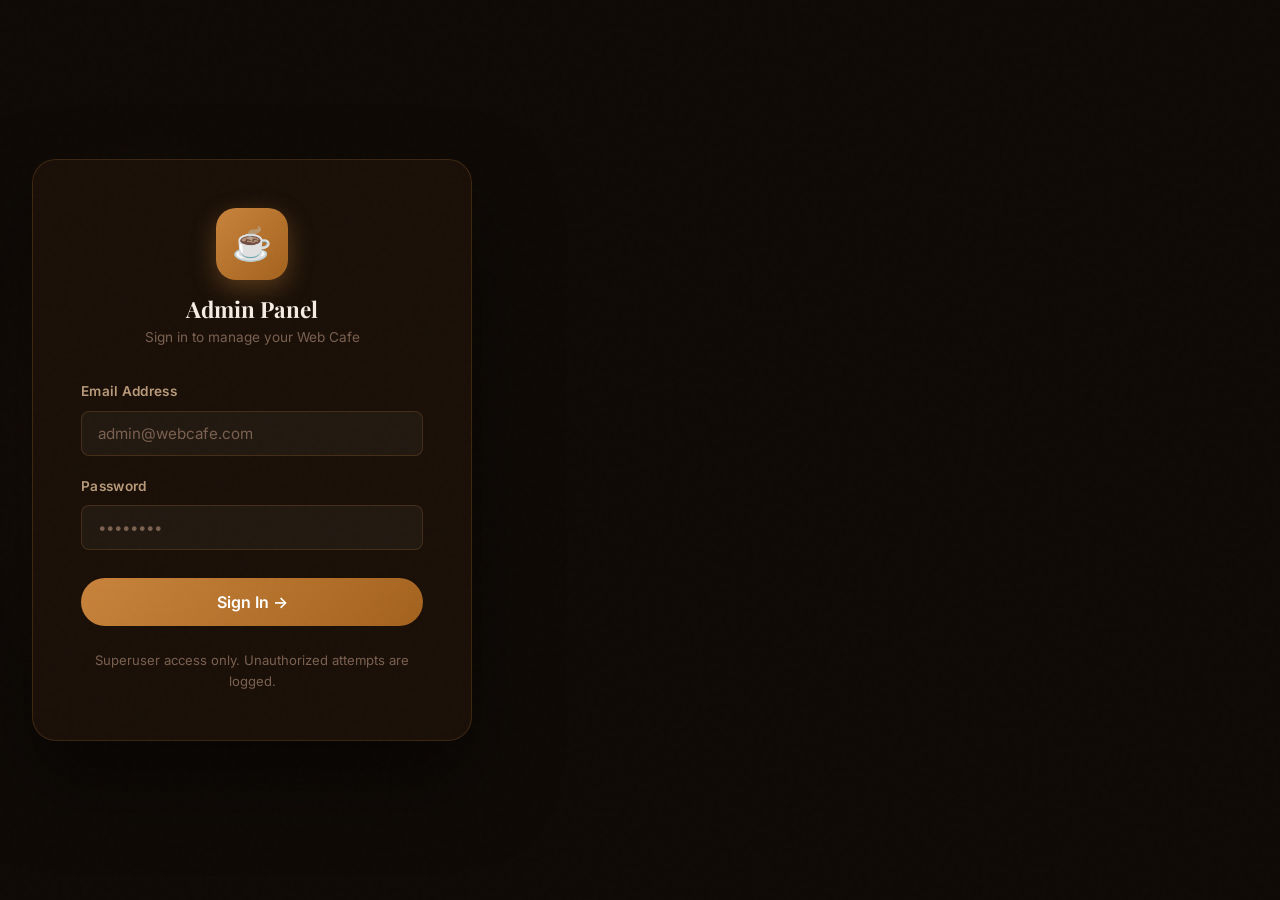
<file: admin.html>
<!DOCTYPE html>
<html lang="en">

<head>
    <meta charset="UTF-8" />
    <meta name="viewport" content="width=device-width, initial-scale=1.0" />
    <title>Admin Panel – Web Cafe</title>
    <meta name="description"
        content="Web Cafe Admin Panel – Manage your menu items, view stats, and control your cafe." />
    <link rel="stylesheet" href="css/style.css" />
    <style>
        /* ── Login Page ── */
        .login-page {
            min-height: 100vh;
            display: flex;
            align-items: center;
            justify-content: center;
            padding: 2rem;
            position: relative;
        }

        .login-page::before {
            content: '';
            position: absolute;
            inset: 0;
            background: radial-gradient(ellipse 60% 60% at 30% 50%, rgba(200, 131, 60, 0.08) 0%, transparent 60%),
                radial-gradient(ellipse 40% 40% at 70% 60%, rgba(200, 131, 60, 0.05) 0%, transparent 50%);
        }

        .login-card {
            position: relative;
            z-index: 1;
            background: var(--bg-card);
            border: 1px solid var(--border);
            border-radius: 24px;
            padding: 3rem;
            width: 100%;
            max-width: 440px;
            box-shadow: 0 40px 80px rgba(0, 0, 0, 0.5);
        }

        .login-logo {
            text-align: center;
            margin-bottom: 2rem;
        }

        .login-logo-icon {
            width: 72px;
            height: 72px;
            border-radius: 20px;
            background: linear-gradient(135deg, var(--primary), var(--primary-dark));
            display: flex;
            align-items: center;
            justify-content: center;
            font-size: 2rem;
            margin: 0 auto 1rem;
            box-shadow: 0 8px 25px rgba(200, 131, 60, 0.35);
        }

        .login-logo h1 {
            font-size: 1.4rem;
            color: var(--text-primary);
        }

        .login-logo p {
            font-size: 0.85rem;
            color: var(--text-muted);
            margin-top: 0.3rem;
        }

        .login-btn {
            width: 100%;
            padding: 14px;
            background: linear-gradient(135deg, var(--primary), var(--primary-dark));
            color: #fff;
            border: none;
            border-radius: 50px;
            font-size: 1rem;
            font-weight: 600;
            cursor: pointer;
            transition: var(--transition);
            margin-top: 0.5rem;
        }

        .login-btn:hover {
            transform: translateY(-2px);
            box-shadow: 0 8px 25px rgba(200, 131, 60, 0.4);
        }

        .login-btn:disabled {
            opacity: 0.6;
            cursor: not-allowed;
            transform: none;
        }

        /* ── Admin Dashboard ── */
        .admin-wrapper {
            min-height: 100vh;
            display: flex;
            flex-direction: column;
        }

        /* ── Admin Navbar ── */
        .admin-navbar {
            height: 64px;
            background: var(--bg-card2);
            border-bottom: 1px solid var(--border);
            display: flex;
            align-items: center;
            justify-content: space-between;
            padding: 0 2rem;
            position: sticky;
            top: 0;
            z-index: 100;
        }

        .admin-nav-left {
            display: flex;
            align-items: center;
            gap: 12px;
            font-family: 'Playfair Display', serif;
            font-size: 1.2rem;
            color: var(--accent);
        }

        .admin-nav-left .admin-icon {
            width: 36px;
            height: 36px;
            border-radius: 10px;
            background: var(--primary);
            display: flex;
            align-items: center;
            justify-content: center;
            font-size: 1rem;
        }

        .admin-nav-right {
            display: flex;
            align-items: center;
            gap: 1rem;
        }

        .admin-user-badge {
            display: flex;
            align-items: center;
            gap: 8px;
            background: rgba(200, 131, 60, 0.1);
            border: 1px solid var(--border);
            padding: 6px 14px 6px 8px;
            border-radius: 50px;
            font-size: 0.85rem;
        }

        .admin-avatar {
            width: 28px;
            height: 28px;
            border-radius: 50%;
            background: var(--primary);
            display: flex;
            align-items: center;
            justify-content: center;
            font-size: 0.75rem;
            font-weight: 700;
        }

        .logout-btn {
            padding: 7px 16px;
            border-radius: 50px;
            background: rgba(200, 50, 50, 0.1);
            border: 1px solid rgba(200, 50, 50, 0.3);
            color: #e87a7a;
            font-size: 0.85rem;
            font-weight: 600;
            cursor: pointer;
            transition: var(--transition);
        }

        .logout-btn:hover {
            background: rgba(200, 50, 50, 0.2);
        }

        /* ── Dashboard Layout ── */
        .dashboard {
            flex: 1;
            padding: 2rem;
            max-width: 1300px;
            margin: 0 auto;
            width: 100%;
        }

        .dashboard-title {
            margin-bottom: 2rem;
        }

        .dashboard-title h2 {
            font-size: 1.8rem;
        }

        .dashboard-title p {
            color: var(--text-secondary);
            font-size: 0.9rem;
            margin-top: 0.3rem;
        }

        /* ── Stats Cards ── */
        .stats-grid {
            display: grid;
            grid-template-columns: repeat(4, 1fr);
            gap: 1.25rem;
            margin-bottom: 2.5rem;
        }

        .stat-card {
            background: var(--bg-card);
            border: 1px solid var(--border);
            border-radius: var(--radius);
            padding: 1.5rem;
            position: relative;
            overflow: hidden;
            transition: var(--transition);
        }

        .stat-card:hover {
            border-color: var(--primary);
            transform: translateY(-2px);
        }

        .stat-card::before {
            content: '';
            position: absolute;
            top: 0;
            right: 0;
            width: 80px;
            height: 80px;
            border-radius: 0 var(--radius) 0 80px;
            background: rgba(200, 131, 60, 0.06);
        }

        .stat-card-icon {
            font-size: 1.8rem;
            margin-bottom: 0.75rem;
        }

        .stat-card-value {
            font-family: 'Playfair Display', serif;
            font-size: 2.2rem;
            font-weight: 700;
            color: var(--accent);
            line-height: 1;
            margin-bottom: 0.3rem;
        }

        .stat-card-label {
            font-size: 0.82rem;
            color: var(--text-muted);
            font-weight: 500;
            text-transform: uppercase;
            letter-spacing: 0.5px;
        }

        /* ── Menu Management ── */
        .management-header {
            display: flex;
            align-items: center;
            justify-content: space-between;
            margin-bottom: 1.5rem;
            flex-wrap: wrap;
            gap: 1rem;
        }

        .management-header h3 {
            font-size: 1.3rem;
        }

        /* ── Table ── */
        .table-wrapper {
            background: var(--bg-card);
            border: 1px solid var(--border);
            border-radius: var(--radius);
            overflow: hidden;
        }

        .admin-table {
            width: 100%;
            border-collapse: collapse;
        }

        .admin-table th {
            padding: 1rem 1.25rem;
            text-align: left;
            font-size: 0.78rem;
            font-weight: 700;
            text-transform: uppercase;
            letter-spacing: 1px;
            color: var(--text-secondary);
            background: rgba(255, 255, 255, 0.02);
            border-bottom: 1px solid var(--border);
        }

        .admin-table td {
            padding: 1rem 1.25rem;
            font-size: 0.9rem;
            border-bottom: 1px solid var(--border-light);
            vertical-align: middle;
        }

        .admin-table tr:last-child td {
            border-bottom: none;
        }

        .admin-table tbody tr {
            transition: var(--transition);
        }

        .admin-table tbody tr:hover {
            background: rgba(200, 131, 60, 0.03);
        }

        .item-img-preview {
            width: 48px;
            height: 48px;
            border-radius: 10px;
            object-fit: cover;
            border: 1px solid var(--border);
        }

        .item-name-cell strong {
            display: block;
            font-size: 0.93rem;
        }

        .item-name-cell span {
            font-size: 0.8rem;
            color: var(--text-muted);
        }

        .price-cell {
            font-family: 'Playfair Display', serif;
            font-weight: 700;
            color: var(--accent);
        }

        .action-btns {
            display: flex;
            gap: 8px;
        }

        .btn-edit,
        .btn-delete {
            padding: 6px 14px;
            border-radius: 6px;
            font-size: 0.8rem;
            font-weight: 600;
            cursor: pointer;
            border: 1px solid;
            transition: var(--transition);
        }

        .btn-edit {
            background: rgba(200, 131, 60, 0.1);
            border-color: rgba(200, 131, 60, 0.3);
            color: var(--primary-light);
        }

        .btn-edit:hover {
            background: var(--primary);
            color: #fff;
            border-color: var(--primary);
        }

        .btn-delete {
            background: rgba(200, 50, 50, 0.1);
            border-color: rgba(200, 50, 50, 0.3);
            color: #e87a7a;
        }

        .btn-delete:hover {
            background: #c83232;
            color: #fff;
            border-color: #c83232;
        }

        /* ── Modal ── */
        .modal-overlay {
            position: fixed;
            inset: 0;
            background: rgba(0, 0, 0, 0.75);
            backdrop-filter: blur(6px);
            z-index: 5000;
            display: flex;
            align-items: center;
            justify-content: center;
            padding: 1rem;
            opacity: 0;
            pointer-events: none;
            transition: var(--transition);
        }

        .modal-overlay.open {
            opacity: 1;
            pointer-events: all;
        }

        .modal {
            background: var(--bg-card2);
            border: 1px solid var(--border);
            border-radius: 20px;
            padding: 2.5rem;
            width: 100%;
            max-width: 520px;
            max-height: 90vh;
            overflow-y: auto;
            transform: scale(0.95);
            transition: var(--transition);
            box-shadow: 0 40px 80px rgba(0, 0, 0, 0.6);
        }

        .modal-overlay.open .modal {
            transform: scale(1);
        }

        .modal-header {
            display: flex;
            align-items: center;
            justify-content: space-between;
            margin-bottom: 2rem;
        }

        .modal-header h3 {
            font-size: 1.3rem;
        }

        .modal-close {
            width: 32px;
            height: 32px;
            border-radius: 50%;
            background: rgba(255, 255, 255, 0.06);
            border: 1px solid var(--border);
            color: var(--text-secondary);
            font-size: 1.1rem;
            cursor: pointer;
            display: flex;
            align-items: center;
            justify-content: center;
            transition: var(--transition);
        }

        .modal-close:hover {
            background: rgba(200, 50, 50, 0.15);
            color: #e87a7a;
            border-color: rgba(200, 50, 50, 0.3);
        }

        .modal-footer {
            display: flex;
            gap: 1rem;
            margin-top: 1.5rem;
        }

        .modal-footer .btn {
            flex: 1;
        }

        /* ── Delete confirm ── */
        .delete-modal {
            text-align: center;
        }

        .delete-modal .warn-icon {
            font-size: 3.5rem;
            margin-bottom: 1rem;
        }

        .delete-modal h3 {
            font-size: 1.3rem;
            margin-bottom: 0.5rem;
        }

        .delete-modal p {
            color: var(--text-secondary);
            font-size: 0.9rem;
            margin-bottom: 2rem;
        }

        .btn-danger {
            background: linear-gradient(135deg, #c83232, #a01a1a);
            color: #fff;
            border: none;
            padding: 12px 28px;
            border-radius: 50px;
            font-weight: 600;
            cursor: pointer;
            transition: var(--transition);
        }

        .btn-danger:hover {
            transform: translateY(-1px);
            box-shadow: 0 6px 20px rgba(200, 50, 50, 0.4);
        }

        /* ── Empty table ── */
        .table-empty {
            text-align: center;
            padding: 4rem;
            color: var(--text-muted);
        }

        .table-empty .icon {
            font-size: 3rem;
            margin-bottom: 1rem;
        }

        @media (max-width: 1024px) {
            .stats-grid {
                grid-template-columns: repeat(2, 1fr);
            }
        }

        @media (max-width: 600px) {
            .stats-grid {
                grid-template-columns: 1fr;
            }

            .dashboard {
                padding: 1rem;
            }
        }
    </style>
</head>

<body>

    <div class="toast-container" id="toastContainer"></div>

    <!-- ===== LOGIN PAGE ===== -->
    <div id="loginPage">
        <div class="login-page">
            <div class="login-card">
                <div class="login-logo">
                    <div class="login-logo-icon">☕</div>
                    <h1>Admin Panel</h1>
                    <p>Sign in to manage your Web Cafe</p>
                </div>

                <form id="loginForm" onsubmit="handleLogin(event)">
                    <div class="form-group">
                        <label class="form-label" for="loginEmail">Email Address</label>
                        <input type="email" id="loginEmail" class="form-control" placeholder="admin@webcafe.com"
                            required />
                    </div>
                    <div class="form-group">
                        <label class="form-label" for="loginPassword">Password</label>
                        <input type="password" id="loginPassword" class="form-control" placeholder="••••••••"
                            required />
                    </div>
                    <button type="submit" class="login-btn" id="loginBtn">
                        <span id="loginBtnText">Sign In → </span>
                    </button>
                </form>

                <p style="text-align:center;margin-top:1.5rem;font-size:0.82rem;color:var(--text-muted);">
                    Superuser access only. Unauthorized attempts are logged.
                </p>
            </div>
        </div>
    </div>

    <!-- ===== DASHBOARD PAGE ===== -->
    <div id="dashboardPage" style="display:none;">
        <div class="admin-wrapper">

            <!-- Admin Navbar -->
            <nav class="admin-navbar">
                <div class="admin-nav-left">
                    <div class="admin-icon">☕</div>
                    WebCafe Admin
                </div>
                <div class="admin-nav-right">
                    <div class="admin-user-badge">
                        <div class="admin-avatar" id="adminInitial">A</div>
                        <span id="adminName">Admin</span>
                    </div>
                    <button class="logout-btn" onclick="handleLogout()">Logout</button>
                </div>
            </nav>

            <!-- Dashboard -->
            <div class="dashboard">
                <div class="dashboard-title">
                    <h2>Dashboard Overview</h2>
                    <p>Manage your cafe menu and track statistics.</p>
                </div>

                <!-- Stats -->
                <div class="stats-grid">
                    <div class="stat-card">
                        <div class="stat-card-icon">☕</div>
                        <div class="stat-card-value" id="statTotal">–</div>
                        <div class="stat-card-label">Total Items</div>
                    </div>
                    <div class="stat-card">
                        <div class="stat-card-icon">✅</div>
                        <div class="stat-card-value" id="statAvailable">–</div>
                        <div class="stat-card-label">Available</div>
                    </div>
                    <div class="stat-card">
                        <div class="stat-card-icon">🏷️</div>
                        <div class="stat-card-value" id="statCategories">–</div>
                        <div class="stat-card-label">Categories</div>
                    </div>
                    <div class="stat-card">
                        <div class="stat-card-icon">👤</div>
                        <div class="stat-card-value" id="statUsers">–</div>
                        <div class="stat-card-label">Admin Users</div>
                    </div>
                </div>

                <!-- Menu Management -->
                <div class="management-header">
                    <h3>Menu Items</h3>
                    <button class="btn btn-primary" id="addItemBtn" onclick="openAddModal()">+ Add New Item</button>
                </div>

                <div class="table-wrapper">
                    <table class="admin-table">
                        <thead>
                            <tr>
                                <th>Image</th>
                                <th>Item</th>
                                <th>Category</th>
                                <th>Price</th>
                                <th>Status</th>
                                <th>Actions</th>
                            </tr>
                        </thead>
                        <tbody id="menuTableBody">
                            <tr>
                                <td colspan="6">
                                    <div class="table-empty">
                                        <div class="icon">☕</div>
                                        <p>Loading menu items...</p>
                                    </div>
                                </td>
                            </tr>
                        </tbody>
                    </table>
                </div>
            </div>
        </div>
    </div>

    <!-- ===== ADD/EDIT MODAL ===== -->
    <div class="modal-overlay" id="itemModal">
        <div class="modal">
            <div class="modal-header">
                <h3 id="modalTitle">Add New Item</h3>
                <button class="modal-close" onclick="closeModal('itemModal')">✕</button>
            </div>

            <form id="itemForm" onsubmit="handleItemSubmit(event)">
                <input type="hidden" id="editItemId" />
                <div class="form-group">
                    <label class="form-label" for="itemName">Item Name *</label>
                    <input type="text" id="itemName" class="form-control" placeholder="e.g. Caramel Latte" required />
                </div>
                <div class="form-group">
                    <label class="form-label" for="itemDescription">Description *</label>
                    <textarea id="itemDescription" class="form-control" rows="3"
                        placeholder="Short, appetizing description..." required></textarea>
                </div>
                <div style="display:grid;grid-template-columns:1fr 1fr;gap:1rem;">
                    <div class="form-group">
                        <label class="form-label" for="itemPrice">Price ($) *</label>
                        <input type="number" id="itemPrice" class="form-control" placeholder="4.50" step="0.01" min="0"
                            required />
                    </div>
                    <div class="form-group">
                        <label class="form-label" for="itemCategory">Category *</label>
                        <select id="itemCategory" class="form-control" required>
                            <option value="">Select category</option>
                            <option value="Coffee">☕ Coffee</option>
                            <option value="Desserts">🍰 Desserts</option>
                            <option value="Drinks">🧋 Drinks</option>
                            <option value="Snacks">🥐 Snacks</option>
                            <option value="Specials">⭐ Specials</option>
                        </select>
                    </div>
                </div>
                <div class="form-group">
                    <label class="form-label" for="itemImage">Image URL</label>
                    <input type="url" id="itemImage" class="form-control" placeholder="https://..." />
                </div>
                <div class="form-group">
                    <label style="display:flex;align-items:center;gap:10px;cursor:pointer;">
                        <input type="checkbox" id="itemAvailable" checked
                            style="width:16px;height:16px;accent-color:var(--primary);" />
                        <span style="font-size:0.9rem;color:var(--text-secondary);">Item is available</span>
                    </label>
                </div>
                <div class="modal-footer">
                    <button type="button" class="btn btn-outline" onclick="closeModal('itemModal')">Cancel</button>
                    <button type="submit" class="btn btn-primary" id="itemSubmitBtn">Add Item</button>
                </div>
            </form>
        </div>
    </div>

    <!-- ===== DELETE CONFIRM MODAL ===== -->
    <div class="modal-overlay" id="deleteModal">
        <div class="modal" style="max-width:400px;">
            <div class="delete-modal">
                <div class="warn-icon">⚠️</div>
                <h3>Delete Item?</h3>
                <p id="deleteItemName">This action cannot be undone. The menu item will be permanently removed.</p>
                <div style="display:flex;gap:1rem;justify-content:center;">
                    <button class="btn btn-outline" onclick="closeModal('deleteModal')">Cancel</button>
                    <button class="btn-danger" id="confirmDeleteBtn">Delete</button>
                </div>
            </div>
        </div>
    </div>

    <script src="js/config.js"></script>
    <script src="js/main.js"></script>
    <script src="js/admin.js"></script>
</body>

</html>
</file>
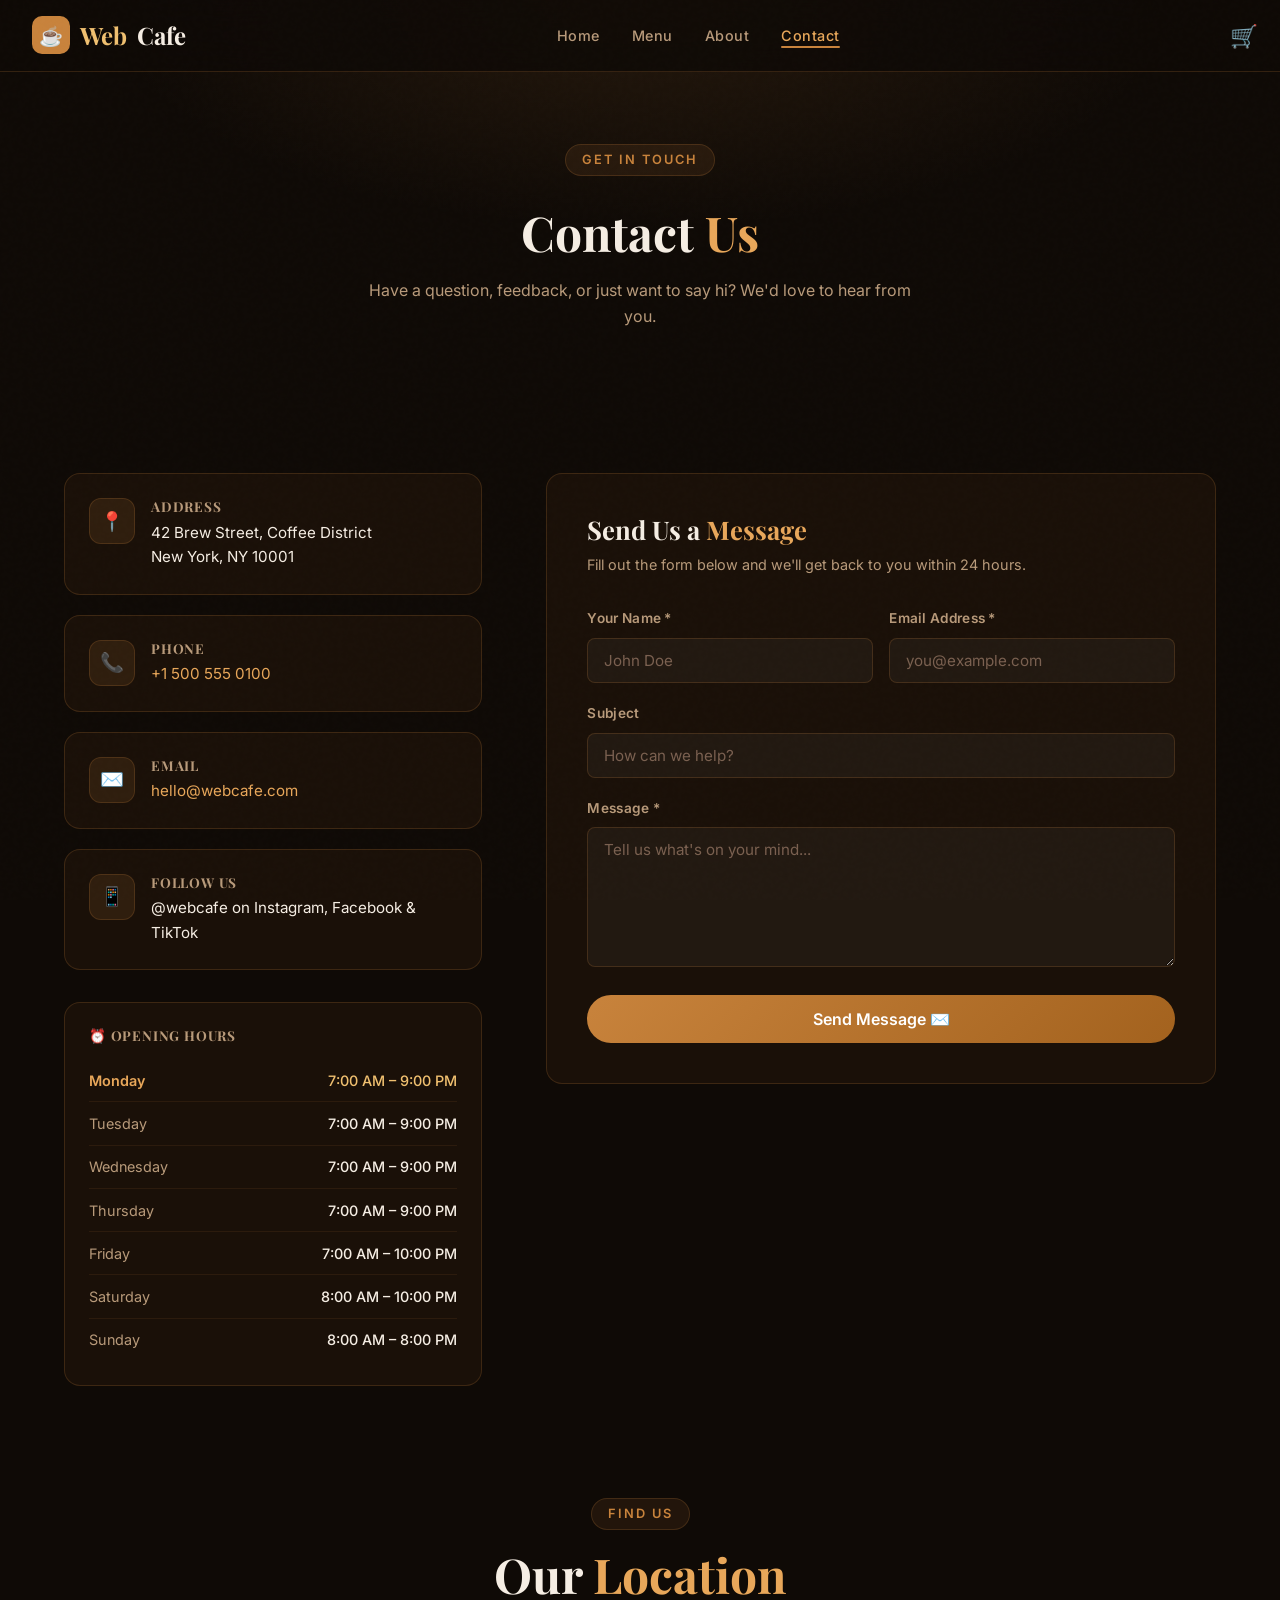
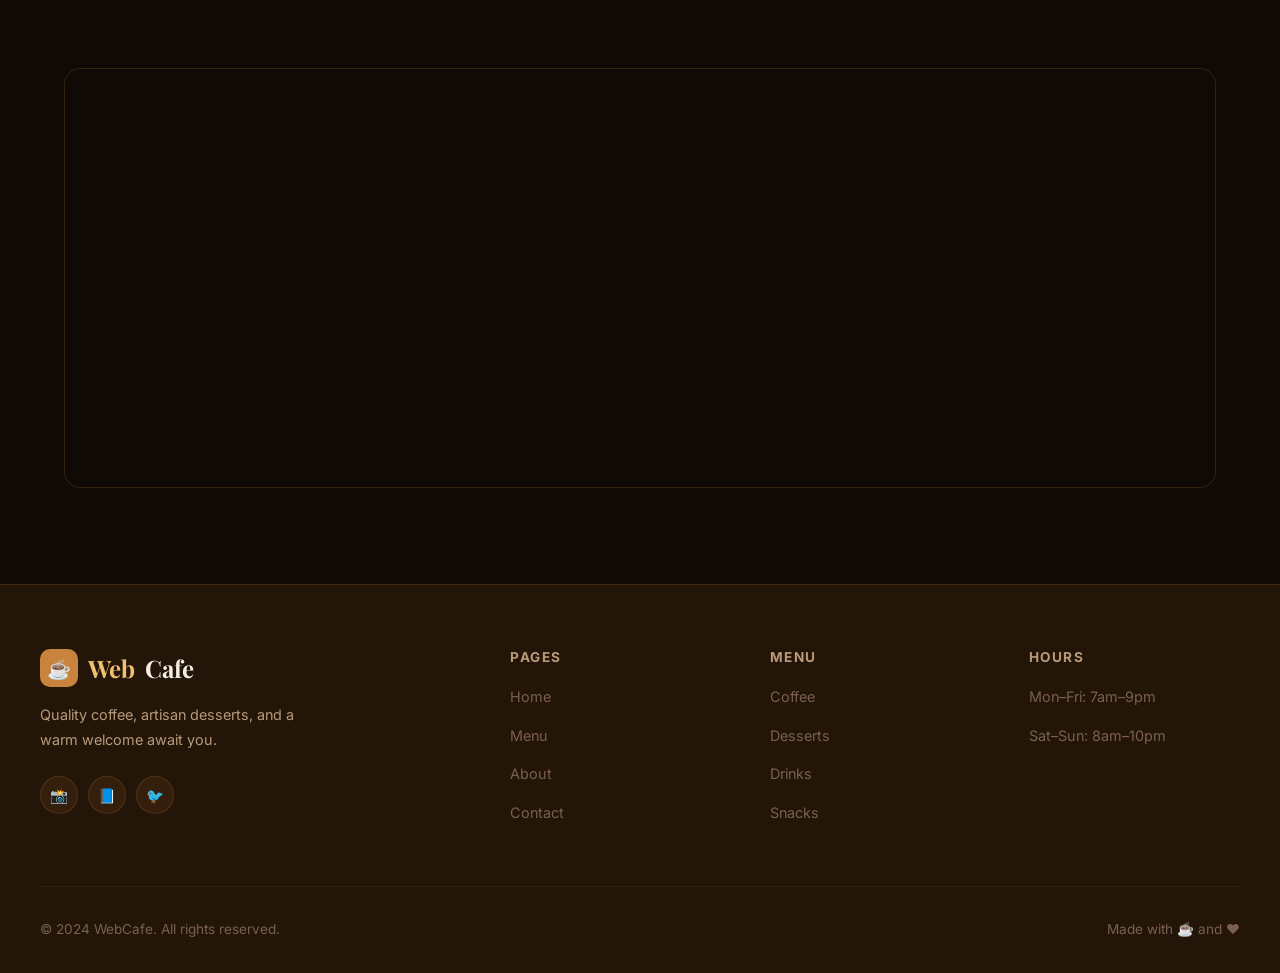
<file: contact.html>
<!DOCTYPE html>
<html lang="en">

<head>
    <meta charset="UTF-8" />
    <meta name="viewport" content="width=device-width, initial-scale=1.0" />
    <title>Contact Us – Web Cafe</title>
    <meta name="description"
        content="Get in touch with Web Cafe. Send us a message, find our location, or check our hours." />
    <link rel="stylesheet" href="css/style.css" />
    <link rel="stylesheet" href="css/cart.css" />
    <style>
        .contact-hero {
            padding: 9rem 0 5rem;
            text-align: center;
            position: relative;
        }

        .contact-hero::before {
            content: '';
            position: absolute;
            inset: 0;
            background: radial-gradient(ellipse 60% 80% at 50% 0%, rgba(200, 131, 60, 0.12) 0%, transparent 70%);
        }

        .contact-hero .container {
            position: relative;
            z-index: 1;
        }

        /* ── Contact Grid ── */
        .contact-section {
            padding: 4rem 0 7rem;
        }

        .contact-grid {
            display: grid;
            grid-template-columns: 1fr 1.6fr;
            gap: 4rem;
            align-items: start;
        }

        /* ── Info Cards ── */
        .contact-info {
            display: flex;
            flex-direction: column;
            gap: 1.25rem;
        }

        .info-card {
            background: var(--bg-card);
            border: 1px solid var(--border);
            border-radius: var(--radius);
            padding: 1.5rem;
            display: flex;
            align-items: flex-start;
            gap: 1rem;
            transition: var(--transition);
        }

        .info-card:hover {
            border-color: var(--primary);
            transform: translateX(4px);
        }

        .info-icon {
            width: 46px;
            height: 46px;
            border-radius: 12px;
            background: rgba(200, 131, 60, 0.12);
            border: 1px solid var(--border);
            display: flex;
            align-items: center;
            justify-content: center;
            font-size: 1.2rem;
            flex-shrink: 0;
        }

        .info-text h4 {
            font-size: 0.85rem;
            font-weight: 700;
            text-transform: uppercase;
            letter-spacing: 0.8px;
            color: var(--text-secondary);
            margin-bottom: 0.4rem;
        }

        .info-text p {
            font-size: 0.95rem;
            color: var(--text-primary);
        }

        .info-text a {
            color: var(--primary-light);
        }

        .info-text a:hover {
            color: var(--accent);
        }

        /* ── Hours ── */
        .hours-card {
            background: var(--bg-card);
            border: 1px solid var(--border);
            border-radius: var(--radius);
            padding: 1.5rem;
        }

        .hours-card h4 {
            font-size: 0.85rem;
            font-weight: 700;
            text-transform: uppercase;
            letter-spacing: 0.8px;
            color: var(--text-secondary);
            margin-bottom: 1rem;
        }

        .hours-row {
            display: flex;
            justify-content: space-between;
            padding: 0.6rem 0;
            border-bottom: 1px solid var(--border-light);
            font-size: 0.9rem;
        }

        .hours-row:last-child {
            border-bottom: none;
        }

        .hours-row .day {
            color: var(--text-secondary);
        }

        .hours-row .time {
            color: var(--text-primary);
            font-weight: 500;
        }

        .hours-row.today .day {
            color: var(--primary-light);
            font-weight: 600;
        }

        .hours-row.today .time {
            color: var(--accent);
        }

        /* ── Contact Form ── */
        .form-card {
            background: var(--bg-card);
            border: 1px solid var(--border);
            border-radius: var(--radius);
            padding: 2.5rem;
        }

        .form-card h2 {
            font-size: 1.6rem;
            margin-bottom: 0.5rem;
        }

        .form-card p {
            color: var(--text-secondary);
            font-size: 0.9rem;
            margin-bottom: 2rem;
        }

        .form-row {
            display: grid;
            grid-template-columns: 1fr 1fr;
            gap: 1rem;
        }

        .form-submit-btn {
            width: 100%;
            padding: 14px;
            background: linear-gradient(135deg, var(--primary), var(--primary-dark));
            color: #fff;
            border: none;
            border-radius: 50px;
            font-size: 1rem;
            font-weight: 600;
            cursor: pointer;
            transition: var(--transition);
            display: flex;
            align-items: center;
            justify-content: center;
            gap: 8px;
        }

        .form-submit-btn:hover {
            transform: translateY(-2px);
            box-shadow: 0 8px 25px rgba(200, 131, 60, 0.4);
        }

        .form-submit-btn:disabled {
            opacity: 0.6;
            cursor: not-allowed;
            transform: none;
        }

        /* ── Map ── */
        .map-section {
            padding: 0 0 6rem;
        }

        .map-wrapper {
            border-radius: var(--radius);
            overflow: hidden;
            border: 1px solid var(--border);
            height: 420px;
            position: relative;
        }

        .map-wrapper iframe {
            width: 100%;
            height: 100%;
            border: 0;
        }

        /* ── Success state ── */
        .form-success {
            text-align: center;
            padding: 3rem;
            display: none;
        }

        .form-success .checkmark {
            width: 72px;
            height: 72px;
            border-radius: 50%;
            background: rgba(46, 158, 90, 0.15);
            border: 2px solid #2e9e5a;
            display: flex;
            align-items: center;
            justify-content: center;
            font-size: 2rem;
            margin: 0 auto 1.5rem;
            animation: popIn 0.5s cubic-bezier(0.175, 0.885, 0.32, 1.275);
        }

        @keyframes popIn {
            from {
                transform: scale(0);
            }

            to {
                transform: scale(1);
            }
        }

        .form-success h3 {
            font-size: 1.4rem;
            margin-bottom: 0.5rem;
        }

        .form-success p {
            color: var(--text-secondary);
        }

        @media (max-width: 900px) {
            .contact-grid {
                grid-template-columns: 1fr;
            }

            .form-row {
                grid-template-columns: 1fr;
            }
        }
    </style>
</head>

<body>

    <!-- Loader -->
    <div class="loader-overlay" id="pageLoader">
        <div class="coffee-loader">
            <div class="coffee-steam"><span></span><span></span><span></span></div>
            <div class="coffee-cup">
                <div class="coffee-fill"></div>
            </div>
        </div>
        <p class="loader-text">Web Cafe</p>
    </div>

    <div class="toast-container" id="toastContainer"></div>

    <!-- Navbar -->
    <nav class="navbar" id="navbar">
        <a href="/index.html" class="nav-logo">
            <div class="nav-logo-icon">☕</div>Web<span>Cafe</span>
        </a>
        <ul class="nav-links" id="navLinks">
            <li><a href="/index.html">Home</a></li>
            <li><a href="/menu.html">Menu</a></li>
            <li><a href="/about.html">About</a></li>
            <li><a href="/contact.html" class="active">Contact</a></li>
        </ul>
        <div class="nav-cart" onclick="toggleCart()">
            🛒 <span class="cart-badge" id="cartBadge">0</span>
        </div>
        <div class="hamburger" id="hamburger" onclick="toggleNav()"><span></span><span></span><span></span></div>
    </nav>

    <!-- Hero -->
    <section class="contact-hero">
        <div class="container">
            <span class="section-label">Get In Touch</span>
            <h1 class="section-title" style="margin-top:0.75rem;">Contact <span>Us</span></h1>
            <p class="section-subtitle">Have a question, feedback, or just want to say hi? We'd love to hear from you.
            </p>
        </div>
    </section>

    <!-- Contact Section -->
    <section class="contact-section">
        <div class="container">
            <div class="contact-grid">

                <!-- Left: Info -->
                <div>
                    <div class="contact-info">
                        <div class="info-card">
                            <div class="info-icon">📍</div>
                            <div class="info-text">
                                <h4>Address</h4>
                                <p>42 Brew Street, Coffee District<br />New York, NY 10001</p>
                            </div>
                        </div>
                        <div class="info-card">
                            <div class="info-icon">📞</div>
                            <div class="info-text">
                                <h4>Phone</h4>
                                <p><a href="tel:+15005550100">+1 500 555 0100</a></p>
                            </div>
                        </div>
                        <div class="info-card">
                            <div class="info-icon">✉️</div>
                            <div class="info-text">
                                <h4>Email</h4>
                                <p><a href="mailto:hello@webcafe.com">hello@webcafe.com</a></p>
                            </div>
                        </div>
                        <div class="info-card">
                            <div class="info-icon">📱</div>
                            <div class="info-text">
                                <h4>Follow Us</h4>
                                <p>@webcafe on Instagram, Facebook &amp; TikTok</p>
                            </div>
                        </div>
                    </div>

                    <div class="hours-card mt-4">
                        <h4>⏰ Opening Hours</h4>
                        <div class="hours-row today">
                            <span class="day">Monday</span>
                            <span class="time">7:00 AM – 9:00 PM</span>
                        </div>
                        <div class="hours-row">
                            <span class="day">Tuesday</span>
                            <span class="time">7:00 AM – 9:00 PM</span>
                        </div>
                        <div class="hours-row">
                            <span class="day">Wednesday</span>
                            <span class="time">7:00 AM – 9:00 PM</span>
                        </div>
                        <div class="hours-row">
                            <span class="day">Thursday</span>
                            <span class="time">7:00 AM – 9:00 PM</span>
                        </div>
                        <div class="hours-row">
                            <span class="day">Friday</span>
                            <span class="time">7:00 AM – 10:00 PM</span>
                        </div>
                        <div class="hours-row">
                            <span class="day">Saturday</span>
                            <span class="time">8:00 AM – 10:00 PM</span>
                        </div>
                        <div class="hours-row">
                            <span class="day">Sunday</span>
                            <span class="time">8:00 AM – 8:00 PM</span>
                        </div>
                    </div>
                </div>

                <!-- Right: Form -->
                <div class="form-card">
                    <div id="formContent">
                        <h2>Send Us a <span style="color:var(--primary-light)">Message</span></h2>
                        <p>Fill out the form below and we'll get back to you within 24 hours.</p>

                        <form id="contactForm" onsubmit="submitContact(event)">
                            <div class="form-row">
                                <div class="form-group">
                                    <label class="form-label" for="contactName">Your Name *</label>
                                    <input type="text" id="contactName" class="form-control" placeholder="John Doe"
                                        required />
                                </div>
                                <div class="form-group">
                                    <label class="form-label" for="contactEmail">Email Address *</label>
                                    <input type="email" id="contactEmail" class="form-control"
                                        placeholder="you@example.com" required />
                                </div>
                            </div>
                            <div class="form-group">
                                <label class="form-label" for="contactSubject">Subject</label>
                                <input type="text" id="contactSubject" class="form-control"
                                    placeholder="How can we help?" />
                            </div>
                            <div class="form-group">
                                <label class="form-label" for="contactMessage">Message *</label>
                                <textarea id="contactMessage" class="form-control" rows="6"
                                    placeholder="Tell us what's on your mind..." required></textarea>
                            </div>
                            <button type="submit" class="form-submit-btn" id="submitBtn">
                                <span id="submitText">Send Message ✉️</span>
                            </button>
                        </form>
                    </div>

                    <!-- Success State -->
                    <div class="form-success" id="formSuccess">
                        <div class="checkmark">✓</div>
                        <h3>Message Sent!</h3>
                        <p>Thank you for reaching out. We'll get back to you within 24 hours.</p>
                        <button class="btn btn-primary mt-4" onclick="resetContactForm()">Send Another Message</button>
                    </div>
                </div>

            </div>
        </div>
    </section>

    <!-- Map -->
    <section class="map-section">
        <div class="container">
            <div class="section-header">
                <span class="section-label">Find Us</span>
                <h2 class="section-title">Our <span>Location</span></h2>
            </div>
            <div class="map-wrapper">
                <iframe
                    src="https://www.google.com/maps/embed?pb=!1m18!1m12!1m3!1d3022.9476519598985!2d-73.99565642420042!3d40.74881007138721!2m3!1f0!2f0!3f0!3m2!1i1024!2i768!4f13.1!3m3!1m2!1s0x89c259a9b3117469%3A0xd134e199a405a163!2sEmpire%20State%20Building!5e0!3m2!1sen!2sus!4v1709123456789!5m2!1sen!2sus"
                    allowfullscreen="" loading="lazy" referrerpolicy="no-referrer-when-downgrade"
                    title="Web Cafe Location">
                </iframe>
            </div>
        </div>
    </section>

    <!-- Footer -->
    <footer>
        <div class="footer-grid">
            <div class="footer-brand">
                <a href="/index.html" class="nav-logo">
                    <div class="nav-logo-icon">☕</div>Web<span>Cafe</span>
                </a>
                <p>Quality coffee, artisan desserts, and a warm welcome await you.</p>
                <div class="footer-social">
                    <a href="#" class="social-link">📸</a>
                    <a href="#" class="social-link">📘</a>
                    <a href="#" class="social-link">🐦</a>
                </div>
            </div>
            <div class="footer-col">
                <h4>Pages</h4>
                <ul class="footer-links">
                    <li><a href="/index.html">Home</a></li>
                    <li><a href="/menu.html">Menu</a></li>
                    <li><a href="/about.html">About</a></li>
                    <li><a href="/contact.html">Contact</a></li>
                </ul>
            </div>
            <div class="footer-col">
                <h4>Menu</h4>
                <ul class="footer-links">
                    <li><a href="/menu.html">Coffee</a></li>
                    <li><a href="/menu.html">Desserts</a></li>
                    <li><a href="/menu.html">Drinks</a></li>
                    <li><a href="/menu.html">Snacks</a></li>
                </ul>
            </div>
            <div class="footer-col">
                <h4>Hours</h4>
                <ul class="footer-links">
                    <li><a href="#">Mon–Fri: 7am–9pm</a></li>
                    <li><a href="#">Sat–Sun: 8am–10pm</a></li>
                </ul>
            </div>
        </div>
        <div class="footer-bottom">
            <p>© 2024 WebCafe. All rights reserved.</p>
            <p>Made with ☕ and ❤️</p>
        </div>
    </footer>

    <script src="js/config.js"></script>
    <script src="js/main.js"></script>
    <script src="js/cart.js"></script>
    <script>
        async function submitContact(e) {
            e.preventDefault();
            const btn = document.getElementById('submitBtn');
            const text = document.getElementById('submitText');

            const name = document.getElementById('contactName').value.trim();
            const email = document.getElementById('contactEmail').value.trim();
            const message = document.getElementById('contactMessage').value.trim();

            btn.disabled = true;
            text.textContent = 'Sending...';

            try {
                // Mock API delay
                setTimeout(() => {
                    document.getElementById('formContent').style.display = 'none';
                    document.getElementById('formSuccess').style.display = 'block';
                    btn.disabled = false;
                    text.textContent = 'Send Message ✉️';
                }, 800);
            } catch (err) {
                showToast('Network error. Please try again.', 'error');
                btn.disabled = false;
                text.textContent = 'Send Message ✉️';
            }
        }

        function resetContactForm() {
            document.getElementById('formContent').style.display = 'block';
            document.getElementById('formSuccess').style.display = 'none';
            document.getElementById('contactForm').reset();
        }
    </script>
</body>

</html>
</file>
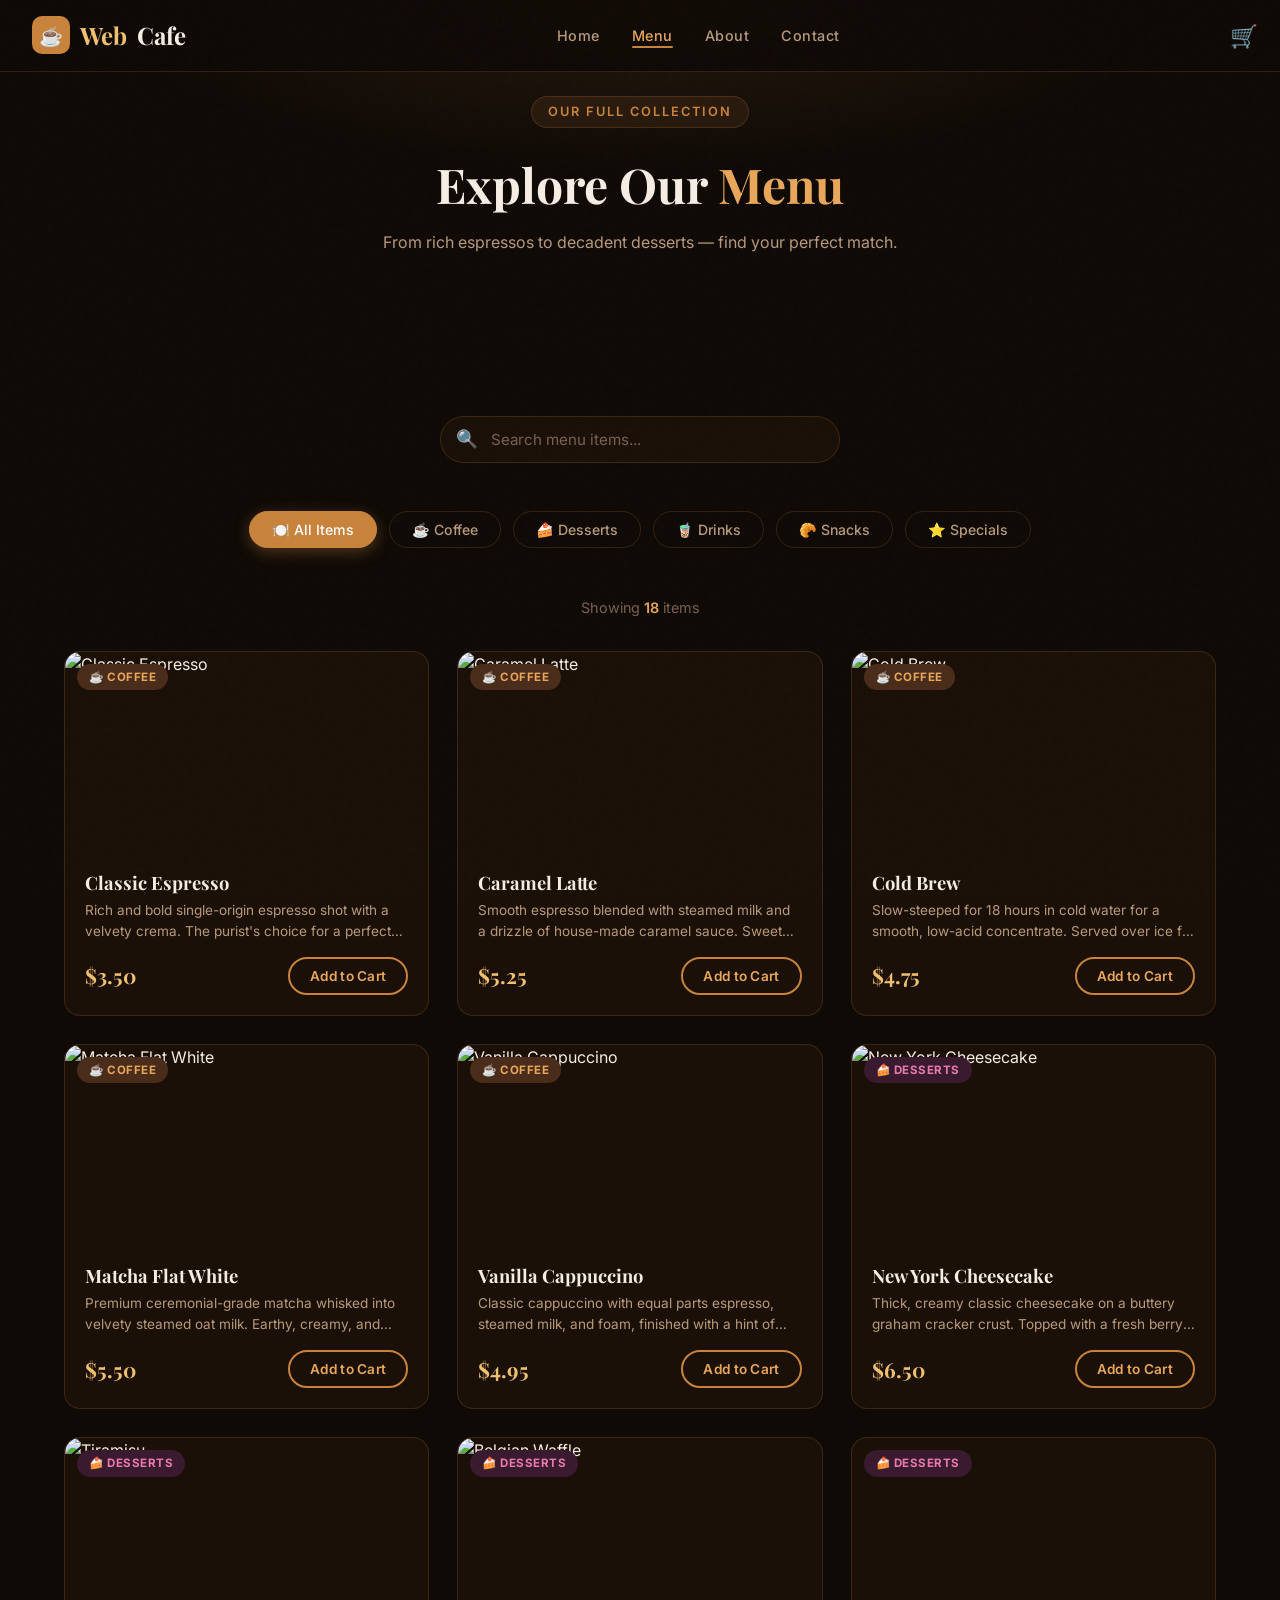
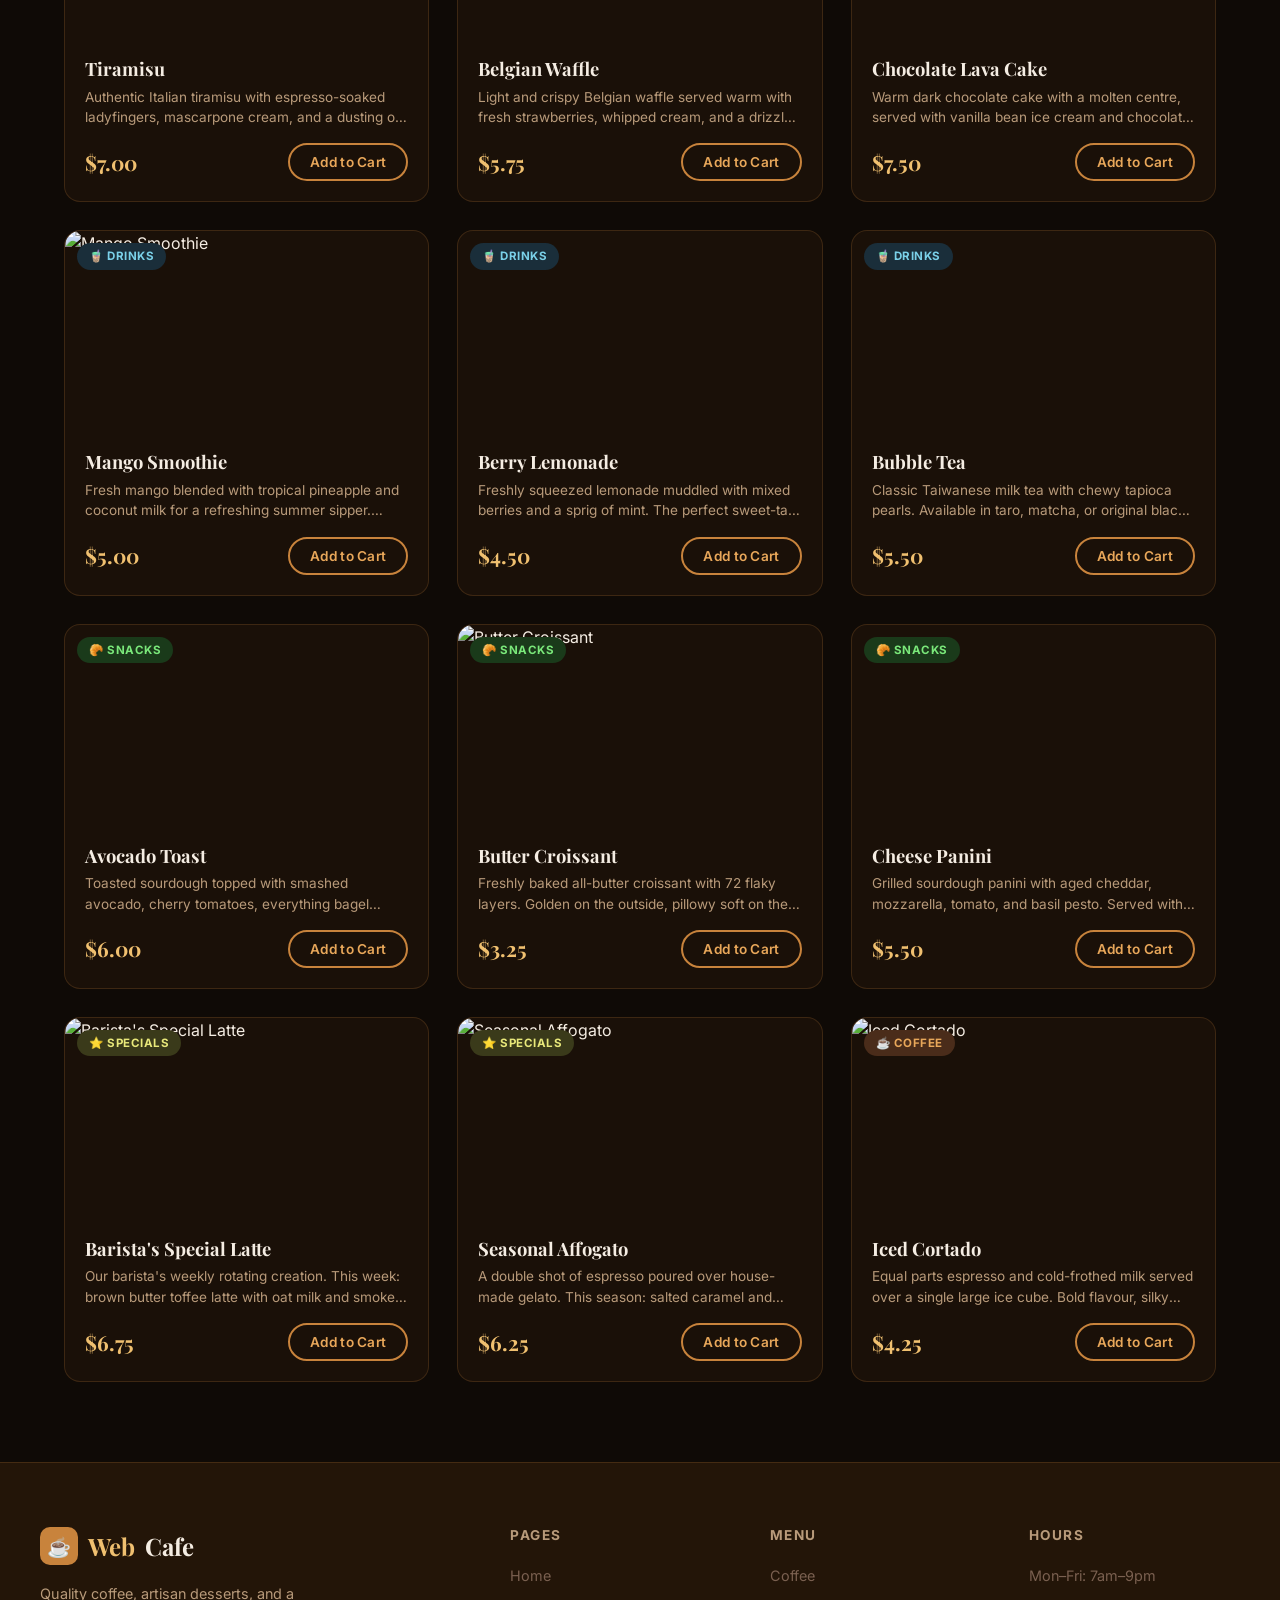
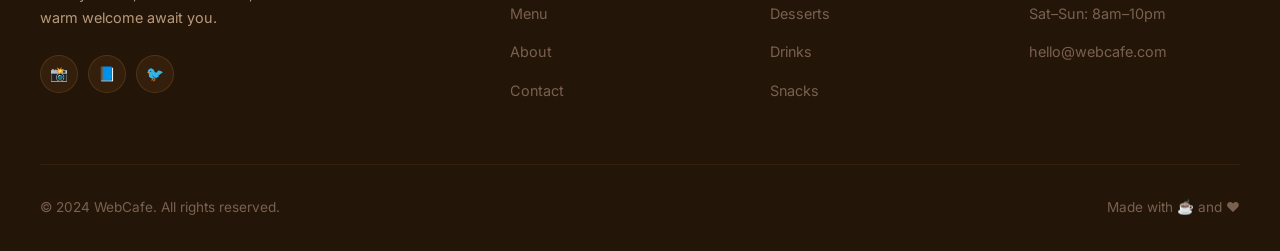
<file: menu.html>
<!DOCTYPE html>
<html lang="en">

<head>
    <meta charset="UTF-8" />
    <meta name="viewport" content="width=device-width, initial-scale=1.0" />
    <title>Menu – Web Cafe</title>
    <meta name="description"
        content="Explore the full Web Cafe menu. Premium coffees, artisan desserts, refreshing drinks, and tasty snacks." />
    <link rel="stylesheet" href="css/style.css" />
    <link rel="stylesheet" href="css/cart.css" />
    <style>
        .menu-page {
            padding: 7rem 0 5rem;
        }

        .menu-hero {
            text-align: center;
            padding: 6rem 0 3rem;
            position: relative;
            overflow: hidden;
        }

        .menu-hero::before {
            content: '';
            position: absolute;
            inset: 0;
            background: radial-gradient(ellipse 60% 80% at 50% 0%, rgba(200, 131, 60, 0.12) 0%, transparent 70%);
        }

        .menu-hero .container {
            position: relative;
            z-index: 1;
        }

        /* ── Filter Tabs ── */
        .filter-tabs {
            display: flex;
            align-items: center;
            justify-content: center;
            gap: 0.75rem;
            margin-bottom: 3rem;
            flex-wrap: wrap;
        }

        .filter-tab {
            padding: 9px 22px;
            border-radius: 50px;
            border: 1px solid var(--border);
            background: transparent;
            color: var(--text-secondary);
            font-size: 0.88rem;
            font-weight: 500;
            cursor: pointer;
            transition: var(--transition);
            display: flex;
            align-items: center;
            gap: 6px;
        }

        .filter-tab:hover {
            border-color: var(--primary);
            color: var(--primary-light);
        }

        .filter-tab.active {
            background: var(--primary);
            border-color: var(--primary);
            color: #fff;
            box-shadow: 0 4px 15px rgba(200, 131, 60, 0.35);
        }

        /* ── Search ── */
        .search-bar {
            max-width: 400px;
            margin: 0 auto 3rem;
            position: relative;
        }

        .search-bar input {
            width: 100%;
            padding: 13px 20px 13px 50px;
            background: var(--bg-card);
            border: 1px solid var(--border);
            border-radius: 50px;
            color: var(--text-primary);
            font-size: 0.95rem;
            transition: var(--transition);
        }

        .search-bar input:focus {
            outline: none;
            border-color: var(--primary);
            box-shadow: 0 0 0 3px rgba(200, 131, 60, 0.1);
        }

        .search-bar input::placeholder {
            color: var(--text-muted);
        }

        .search-icon {
            position: absolute;
            left: 16px;
            top: 50%;
            transform: translateY(-50%);
            font-size: 1.1rem;
            pointer-events: none;
        }

        /* ── Menu Grid ── */
        .menu-grid {
            display: grid;
            grid-template-columns: repeat(auto-fill, minmax(270px, 1fr));
            gap: 1.75rem;
        }

        .menu-count {
            text-align: center;
            color: var(--text-muted);
            font-size: 0.9rem;
            margin-bottom: 2rem;
        }

        .menu-count span {
            color: var(--primary-light);
            font-weight: 600;
        }

        /* ── Skeleton ── */
        .skeleton {
            background: linear-gradient(90deg, var(--bg-card) 25%, rgba(200, 131, 60, 0.05) 50%, var(--bg-card) 75%);
            background-size: 200% 100%;
            animation: shimmer 1.5s infinite;
            border-radius: var(--radius-sm);
        }

        @keyframes shimmer {
            0% {
                background-position: 200% 0;
            }

            100% {
                background-position: -200% 0;
            }
        }

        .skeleton-card {
            background: var(--bg-card);
            border: 1px solid var(--border);
            border-radius: var(--radius);
            overflow: hidden;
        }

        .skeleton-img {
            height: 200px;
        }

        .skeleton-body {
            padding: 1.25rem;
        }

        .skeleton-line {
            height: 14px;
            margin-bottom: 10px;
            border-radius: 4px;
        }

        .skeleton-line.short {
            width: 50%;
        }

        .skeleton-line.medium {
            width: 75%;
        }

        @media (max-width: 600px) {
            .menu-grid {
                grid-template-columns: 1fr;
            }
        }
    </style>
</head>

<body>

    <!-- Loader -->
    <div class="loader-overlay" id="pageLoader">
        <div class="coffee-loader">
            <div class="coffee-steam"><span></span><span></span><span></span></div>
            <div class="coffee-cup">
                <div class="coffee-fill"></div>
            </div>
        </div>
        <p class="loader-text">Web Cafe</p>
    </div>

    <!-- Toast Container -->
    <div class="toast-container" id="toastContainer"></div>

    <!-- Navbar -->
    <nav class="navbar" id="navbar">
        <a href="/index.html" class="nav-logo">
            <div class="nav-logo-icon">☕</div>
            Web<span>Cafe</span>
        </a>
        <ul class="nav-links" id="navLinks">
            <li><a href="/index.html">Home</a></li>
            <li><a href="/menu.html" class="active">Menu</a></li>
            <li><a href="/about.html">About</a></li>
            <li><a href="/contact.html">Contact</a></li>
        </ul>
        <div class="nav-cart" onclick="toggleCart()">
            🛒 <span class="cart-badge" id="cartBadge">0</span>
        </div>
        <div class="hamburger" id="hamburger" onclick="toggleNav()">
            <span></span><span></span><span></span>
        </div>
    </nav>

    <!-- Menu Hero -->
    <section class="menu-hero">
        <div class="container">
            <span class="section-label">Our Full Collection</span>
            <h1 class="section-title" style="margin-top:0.75rem;">Explore Our <span>Menu</span></h1>
            <p class="section-subtitle">From rich espressos to decadent desserts — find your perfect match.</p>
        </div>
    </section>

    <!-- Menu Section -->
    <section class="menu-page">
        <div class="container">

            <!-- Search -->
            <div class="search-bar">
                <span class="search-icon">🔍</span>
                <input type="text" id="searchInput" placeholder="Search menu items..." oninput="filterItems()" />
            </div>

            <!-- Filter Tabs -->
            <div class="filter-tabs">
                <button class="filter-tab active" onclick="setCategory('all', this)" id="tab-all">
                    🍽️ All Items
                </button>
                <button class="filter-tab" onclick="setCategory('Coffee', this)">☕ Coffee</button>
                <button class="filter-tab" onclick="setCategory('Desserts', this)">🍰 Desserts</button>
                <button class="filter-tab" onclick="setCategory('Drinks', this)">🧋 Drinks</button>
                <button class="filter-tab" onclick="setCategory('Snacks', this)">🥐 Snacks</button>
                <button class="filter-tab" onclick="setCategory('Specials', this)">⭐ Specials</button>
            </div>

            <!-- Count -->
            <p class="menu-count" id="menuCount"></p>

            <!-- Grid -->
            <div class="menu-grid" id="menuGrid">
                <!-- Skeletons -->
                ${Array(8).fill(`
                <div class="skeleton-card">
                    <div class="skeleton skeleton-img"></div>
                    <div class="skeleton-body">
                        <div class="skeleton skeleton-line medium"></div>
                        <div class="skeleton skeleton-line"></div>
                        <div class="skeleton skeleton-line short"></div>
                    </div>
                </div>`).join('')}
            </div>
        </div>
    </section>

    <!-- Footer -->
    <footer>
        <div class="footer-grid">
            <div class="footer-brand">
                <a href="/index.html" class="nav-logo">
                    <div class="nav-logo-icon">☕</div>Web<span>Cafe</span>
                </a>
                <p>Quality coffee, artisan desserts, and a warm welcome await you.</p>
                <div class="footer-social">
                    <a href="#" class="social-link">📸</a>
                    <a href="#" class="social-link">📘</a>
                    <a href="#" class="social-link">🐦</a>
                </div>
            </div>
            <div class="footer-col">
                <h4>Pages</h4>
                <ul class="footer-links">
                    <li><a href="/index.html">Home</a></li>
                    <li><a href="/menu.html">Menu</a></li>
                    <li><a href="/about.html">About</a></li>
                    <li><a href="/contact.html">Contact</a></li>
                </ul>
            </div>
            <div class="footer-col">
                <h4>Menu</h4>
                <ul class="footer-links">
                    <li><a href="/menu.html">Coffee</a></li>
                    <li><a href="/menu.html">Desserts</a></li>
                    <li><a href="/menu.html">Drinks</a></li>
                    <li><a href="/menu.html">Snacks</a></li>
                </ul>
            </div>
            <div class="footer-col">
                <h4>Hours</h4>
                <ul class="footer-links">
                    <li><a href="#">Mon–Fri: 7am–9pm</a></li>
                    <li><a href="#">Sat–Sun: 8am–10pm</a></li>
                    <li><a href="mailto:hello@webcafe.com">hello@webcafe.com</a></li>
                </ul>
            </div>
        </div>
        <div class="footer-bottom">
            <p>© 2024 WebCafe. All rights reserved.</p>
            <p>Made with ☕ and ❤️</p>
        </div>
    </footer>

    <script src="js/config.js"></script>
    <script src="js/main.js"></script>
    <script src="js/cart.js"></script>
    <script src="js/menu.js"></script>
</body>

</html>
</file>
<file: css/style.css>
/* =====================================================
   WEB CAFE - Global Styles
   ===================================================== */

@import url('https://fonts.googleapis.com/css2?family=Playfair+Display:wght@400;600;700;800&family=Inter:wght@300;400;500;600;700&display=swap');

/* ── CSS Variables ── */
:root {
  --primary: #c8833c;
  --primary-dark: #a3621e;
  --primary-light: #e8a75a;
  --secondary: #2c1a0e;
  --accent: #f0c070;
  --bg-dark: #0f0a06;
  --bg-card: #1a1008;
  --bg-card2: #231508;
  --text-primary: #f5ede3;
  --text-secondary: #b89a7a;
  --text-muted: #7a6050;
  --border: rgba(200, 131, 60, 0.2);
  --border-light: rgba(200, 131, 60, 0.1);
  --glass: rgba(26, 16, 8, 0.7);
  --shadow: 0 8px 32px rgba(0,0,0,0.4);
  --shadow-gold: 0 4px 24px rgba(200,131,60,0.25);
  --radius: 16px;
  --radius-sm: 8px;
  --transition: all 0.3s cubic-bezier(0.4, 0, 0.2, 1);
}

/* ── Reset ── */
*, *::before, *::after { box-sizing: border-box; margin: 0; padding: 0; }

html { scroll-behavior: smooth; }

body {
  font-family: 'Inter', sans-serif;
  background-color: var(--bg-dark);
  color: var(--text-primary);
  line-height: 1.6;
  overflow-x: hidden;
}

h1, h2, h3, h4 { font-family: 'Playfair Display', serif; line-height: 1.2; }

a { text-decoration: none; color: inherit; transition: var(--transition); }
img { max-width: 100%; display: block; }
input, textarea, select { font-family: 'Inter', sans-serif; }
button { cursor: pointer; font-family: 'Inter', sans-serif; border: none; outline: none; }

/* ── Scrollbar ── */
::-webkit-scrollbar { width: 6px; }
::-webkit-scrollbar-track { background: var(--bg-dark); }
::-webkit-scrollbar-thumb { background: var(--primary); border-radius: 3px; }

/* ── Navbar ── */
.navbar {
  position: fixed;
  top: 0; left: 0; right: 0;
  z-index: 1000;
  padding: 0 2rem;
  height: 72px;
  display: flex;
  align-items: center;
  justify-content: space-between;
  background: rgba(15, 10, 6, 0.85);
  backdrop-filter: blur(20px);
  -webkit-backdrop-filter: blur(20px);
  border-bottom: 1px solid var(--border);
  transition: var(--transition);
}

.navbar.scrolled {
  background: rgba(15, 10, 6, 0.98);
  box-shadow: var(--shadow);
}

.nav-logo {
  display: flex;
  align-items: center;
  gap: 10px;
  font-family: 'Playfair Display', serif;
  font-size: 1.5rem;
  font-weight: 700;
  color: var(--accent);
}

.nav-logo span { color: var(--text-primary); }

.nav-logo-icon {
  width: 38px; height: 38px;
  background: var(--primary);
  border-radius: 10px;
  display: flex; align-items: center; justify-content: center;
  font-size: 1.2rem;
}

.nav-links {
  display: flex;
  align-items: center;
  gap: 2rem;
  list-style: none;
}

.nav-links a {
  color: var(--text-secondary);
  font-size: 0.9rem;
  font-weight: 500;
  letter-spacing: 0.5px;
  position: relative;
  padding-bottom: 4px;
}

.nav-links a::after {
  content: '';
  position: absolute;
  bottom: 0; left: 0;
  width: 0; height: 2px;
  background: var(--primary);
  transition: var(--transition);
  border-radius: 2px;
}

.nav-links a:hover,
.nav-links a.active { color: var(--primary-light); }
.nav-links a:hover::after,
.nav-links a.active::after { width: 100%; }

.nav-cta {
  background: var(--primary);
  color: #fff !important;
  padding: 8px 20px;
  border-radius: 50px;
  font-weight: 600;
  transition: var(--transition);
}

.nav-cta:hover {
  background: var(--primary-dark) !important;
  color: #fff !important;
  transform: translateY(-1px);
  box-shadow: var(--shadow-gold);
}

.nav-cta::after { display: none !important; }

.hamburger {
  display: none;
  flex-direction: column;
  gap: 5px;
  cursor: pointer;
  padding: 4px;
}

.hamburger span {
  display: block;
  width: 24px; height: 2px;
  background: var(--text-primary);
  border-radius: 2px;
  transition: var(--transition);
}

/* ── Buttons ── */
.btn {
  display: inline-flex;
  align-items: center;
  justify-content: center;
  gap: 8px;
  padding: 13px 32px;
  border-radius: 50px;
  font-size: 0.95rem;
  font-weight: 600;
  letter-spacing: 0.3px;
  transition: var(--transition);
  cursor: pointer;
}

.btn-primary {
  background: linear-gradient(135deg, var(--primary), var(--primary-dark));
  color: #fff;
  border: none;
  box-shadow: 0 4px 15px rgba(200,131,60,0.3);
}

.btn-primary:hover {
  transform: translateY(-2px);
  box-shadow: 0 8px 25px rgba(200,131,60,0.45);
  background: linear-gradient(135deg, var(--primary-light), var(--primary));
}

.btn-outline {
  background: transparent;
  color: var(--primary-light);
  border: 2px solid var(--primary);
}

.btn-outline:hover {
  background: var(--primary);
  color: #fff;
  transform: translateY(-2px);
}

.btn-sm { padding: 9px 20px; font-size: 0.85rem; }
.btn-lg { padding: 16px 42px; font-size: 1.05rem; }

/* ── Section Titles ── */
.section-header {
  text-align: center;
  margin-bottom: 4rem;
}

.section-label {
  display: inline-block;
  font-size: 0.8rem;
  font-weight: 600;
  letter-spacing: 2px;
  text-transform: uppercase;
  color: var(--primary);
  background: rgba(200,131,60,0.1);
  border: 1px solid var(--border);
  padding: 5px 16px;
  border-radius: 50px;
  margin-bottom: 1rem;
}

.section-title {
  font-size: clamp(2rem, 4vw, 3rem);
  color: var(--text-primary);
  margin-bottom: 1rem;
}

.section-title span { color: var(--primary-light); }

.section-subtitle {
  font-size: 1rem;
  color: var(--text-secondary);
  max-width: 550px;
  margin: 0 auto;
}

/* ── Cards ── */
.card {
  background: var(--bg-card);
  border: 1px solid var(--border);
  border-radius: var(--radius);
  overflow: hidden;
  transition: var(--transition);
}

.card:hover {
  border-color: var(--primary);
  transform: translateY(-4px);
  box-shadow: var(--shadow-gold);
}

/* ── Menu Card ── */
.menu-card {
  background: var(--bg-card);
  border: 1px solid var(--border);
  border-radius: var(--radius);
  overflow: hidden;
  transition: var(--transition);
  position: relative;
}

.menu-card:hover {
  border-color: var(--primary);
  transform: translateY(-6px);
  box-shadow: 0 20px 50px rgba(0,0,0,0.5), 0 0 0 1px var(--primary);
}

.menu-card-img {
  width: 100%;
  height: 200px;
  object-fit: cover;
  transition: var(--transition);
}

.menu-card:hover .menu-card-img { transform: scale(1.05); }

.menu-card-img-wrapper {
  overflow: hidden;
  position: relative;
}

.menu-card-badge {
  position: absolute;
  top: 12px; left: 12px;
  padding: 4px 12px;
  border-radius: 50px;
  font-size: 0.72rem;
  font-weight: 700;
  letter-spacing: 0.5px;
  text-transform: uppercase;
}

.badge-coffee { background: #4a2c1a; color: #e8a75a; }
.badge-desserts { background: #3a1a2e; color: #e87aaf; }
.badge-drinks { background: #1a2e3a; color: #7ad0e8; }
.badge-snacks { background: #1a3a1a; color: #7ae87a; }
.badge-specials { background: #3a3a1a; color: #e8e87a; }

.menu-card-body { padding: 1.25rem; }

.menu-card-title {
  font-family: 'Playfair Display', serif;
  font-size: 1.15rem;
  color: var(--text-primary);
  margin-bottom: 0.4rem;
}

.menu-card-desc {
  font-size: 0.85rem;
  color: var(--text-secondary);
  line-height: 1.5;
  margin-bottom: 1rem;
  display: -webkit-box;
  -webkit-line-clamp: 2;
  -webkit-box-orient: vertical;
  overflow: hidden;
}

.menu-card-footer {
  display: flex;
  align-items: center;
  justify-content: space-between;
}

.menu-card-price {
  font-family: 'Playfair Display', serif;
  font-size: 1.3rem;
  font-weight: 700;
  color: var(--accent);
}

/* ── Forms ── */
.form-group {
  margin-bottom: 1.25rem;
}

.form-label {
  display: block;
  font-size: 0.85rem;
  font-weight: 600;
  color: var(--text-secondary);
  margin-bottom: 0.5rem;
  letter-spacing: 0.3px;
}

.form-control {
  width: 100%;
  padding: 12px 16px;
  background: rgba(255,255,255,0.04);
  border: 1px solid var(--border);
  border-radius: var(--radius-sm);
  color: var(--text-primary);
  font-size: 0.95rem;
  transition: var(--transition);
}

.form-control:focus {
  outline: none;
  border-color: var(--primary);
  background: rgba(200,131,60,0.05);
  box-shadow: 0 0 0 3px rgba(200,131,60,0.1);
}

.form-control::placeholder { color: var(--text-muted); }

select.form-control option { background: var(--bg-card2); }

textarea.form-control { resize: vertical; min-height: 120px; }

/* ── Toast / Alert ── */
.toast-container {
  position: fixed;
  top: 90px; right: 20px;
  z-index: 9999;
  display: flex;
  flex-direction: column;
  gap: 10px;
}

.toast {
  padding: 14px 20px;
  border-radius: var(--radius-sm);
  font-size: 0.9rem;
  font-weight: 500;
  min-width: 280px;
  display: flex;
  align-items: center;
  gap: 10px;
  animation: slideInRight 0.4s ease, fadeOut 0.4s ease 3.6s forwards;
  box-shadow: var(--shadow);
}

.toast-success { background: #0d2e1a; border: 1px solid #2d9e5a; color: #6ee89a; }
.toast-error { background: #2e0d0d; border: 1px solid #9e2d2d; color: #e86e6e; }
.toast-info { background: #0d1f2e; border: 1px solid #2d699e; color: #6ea8e8; }

@keyframes slideInRight {
  from { transform: translateX(100px); opacity: 0; }
  to { transform: translateX(0); opacity: 1; }
}

@keyframes fadeOut {
  to { opacity: 0; transform: translateX(100px); }
}

/* ── Loader ── */
.loader-overlay {
  position: fixed;
  inset: 0;
  background: var(--bg-dark);
  display: flex;
  flex-direction: column;
  align-items: center;
  justify-content: center;
  z-index: 9999;
  transition: opacity 0.5s ease;
}

.loader-overlay.hidden { opacity: 0; pointer-events: none; }

.coffee-loader {
  position: relative;
  width: 80px; height: 80px;
}

.coffee-cup {
  width: 60px; height: 50px;
  border: 4px solid var(--primary);
  border-radius: 0 0 20px 20px;
  margin: 0 auto;
  position: relative;
  overflow: hidden;
}

.coffee-fill {
  position: absolute;
  bottom: 0; left: 0; right: 0;
  background: linear-gradient(to top, var(--primary), var(--primary-light));
  height: 0%;
  animation: fillCup 2s ease-in-out infinite;
}

.coffee-steam span {
  display: block;
  width: 4px; height: 20px;
  background: var(--text-muted);
  border-radius: 2px;
  position: absolute;
  top: -25px;
  animation: steam 1.5s ease-in-out infinite;
  opacity: 0;
}

.coffee-steam span:nth-child(1) { left: 10px; animation-delay: 0s; }
.coffee-steam span:nth-child(2) { left: 27px; animation-delay: 0.3s; }
.coffee-steam span:nth-child(3) { left: 44px; animation-delay: 0.6s; }

@keyframes fillCup {
  0%, 100% { height: 10%; }
  50% { height: 90%; }
}

@keyframes steam {
  0% { opacity: 0; transform: translateY(0) scaleX(1); }
  50% { opacity: 0.8; transform: translateY(-15px) scaleX(1.3); }
  100% { opacity: 0; transform: translateY(-30px) scaleX(0.8); }
}

.loader-text {
  margin-top: 24px;
  font-family: 'Playfair Display', serif;
  font-size: 1.2rem;
  color: var(--text-secondary);
  letter-spacing: 2px;
}

/* ── Footer ── */
footer {
  background: var(--bg-card2);
  border-top: 1px solid var(--border);
  padding: 4rem 2rem 2rem;
}

.footer-grid {
  max-width: 1200px;
  margin: 0 auto;
  display: grid;
  grid-template-columns: 2fr 1fr 1fr 1fr;
  gap: 3rem;
  margin-bottom: 3rem;
}

.footer-brand p {
  color: var(--text-secondary);
  font-size: 0.9rem;
  margin-top: 1rem;
  max-width: 280px;
  line-height: 1.7;
}

.footer-social {
  display: flex;
  gap: 10px;
  margin-top: 1.5rem;
}

.social-link {
  width: 38px; height: 38px;
  border-radius: 50%;
  background: rgba(200,131,60,0.1);
  border: 1px solid var(--border);
  display: flex; align-items: center; justify-content: center;
  font-size: 0.9rem;
  color: var(--text-secondary);
  transition: var(--transition);
}

.social-link:hover {
  background: var(--primary);
  border-color: var(--primary);
  color: #fff;
  transform: translateY(-2px);
}

.footer-col h4 {
  font-family: 'Inter', sans-serif;
  font-size: 0.85rem;
  font-weight: 700;
  text-transform: uppercase;
  letter-spacing: 1.5px;
  color: var(--text-secondary);
  margin-bottom: 1.2rem;
}

.footer-links { list-style: none; }

.footer-links li { margin-bottom: 0.8rem; }

.footer-links a {
  color: var(--text-muted);
  font-size: 0.9rem;
  transition: var(--transition);
}

.footer-links a:hover { color: var(--primary-light); padding-left: 4px; }

.footer-bottom {
  max-width: 1200px;
  margin: 0 auto;
  border-top: 1px solid var(--border-light);
  padding-top: 2rem;
  display: flex;
  align-items: center;
  justify-content: space-between;
  flex-wrap: wrap;
  gap: 1rem;
}

.footer-bottom p { color: var(--text-muted); font-size: 0.85rem; }

/* ── Container ── */
.container { max-width: 1200px; margin: 0 auto; padding: 0 1.5rem; }

/* ── Grid ── */
.grid { display: grid; }
.grid-2 { grid-template-columns: repeat(2, 1fr); gap: 2rem; }
.grid-3 { grid-template-columns: repeat(3, 1fr); gap: 2rem; }
.grid-4 { grid-template-columns: repeat(4, 1fr); gap: 1.5rem; }

/* ── Utils ── */
.text-center { text-align: center; }
.mt-1 { margin-top: 0.5rem; }
.mt-2 { margin-top: 1rem; }
.mt-3 { margin-top: 1.5rem; }
.mt-4 { margin-top: 2rem; }
.mt-5 { margin-top: 3rem; }
.mb-1 { margin-bottom: 0.5rem; }
.mb-2 { margin-bottom: 1rem; }
.mb-3 { margin-bottom: 1.5rem; }
.mb-4 { margin-bottom: 2rem; }
.d-flex { display: flex; }
.align-center { align-items: center; }
.justify-between { justify-content: space-between; }
.gap-1 { gap: 0.5rem; }
.gap-2 { gap: 1rem; }
.gap-3 { gap: 1.5rem; }

/* ── Divider ── */
.divider {
  height: 1px;
  background: linear-gradient(90deg, transparent, var(--border), transparent);
  margin: 2rem 0;
}

/* ── Tag / Chip ── */
.tag {
  display: inline-flex;
  align-items: center;
  padding: 4px 12px;
  border-radius: 50px;
  font-size: 0.78rem;
  font-weight: 600;
  letter-spacing: 0.3px;
}

.tag-primary {
  background: rgba(200,131,60,0.15);
  color: var(--primary-light);
  border: 1px solid var(--border);
}

/* ── Overlay noise texture ── */
body::before {
  content: '';
  position: fixed;
  inset: 0;
  background-image: url("data:image/svg+xml,%3Csvg viewBox='0 0 200 200' xmlns='http://www.w3.org/2000/svg'%3E%3Cfilter id='noise'%3E%3CfeTurbulence type='fractalNoise' baseFrequency='0.9' numOctaves='4' stitchTiles='stitch'/%3E%3C/filter%3E%3Crect width='100%25' height='100%25' filter='url(%23noise)' opacity='0.03'/%3E%3C/svg%3E");
  pointer-events: none;
  z-index: 9998;
  opacity: 0.4;
}

/* ── Empty State ── */
.empty-state {
  text-align: center;
  padding: 5rem 2rem;
  color: var(--text-muted);
}

.empty-state-icon { font-size: 4rem; margin-bottom: 1rem; }
.empty-state h3 { font-size: 1.4rem; color: var(--text-secondary); margin-bottom: 0.5rem; }

/* ── Floating particles decoration ── */
.particles {
  position: absolute;
  inset: 0;
  overflow: hidden;
  pointer-events: none;
}

.particle {
  position: absolute;
  width: 4px; height: 4px;
  border-radius: 50%;
  background: var(--primary);
  opacity: 0;
  animation: floatUp linear infinite;
}

@keyframes floatUp {
  0% { transform: translateY(100%) scale(0); opacity: 0; }
  10% { opacity: 0.6; }
  90% { opacity: 0.2; }
  100% { transform: translateY(-100px) scale(1.5); opacity: 0; }
}

/* ── Responsive ── */
@media (max-width: 1024px) {
  .grid-4 { grid-template-columns: repeat(2, 1fr); }
  .footer-grid { grid-template-columns: 1fr 1fr; gap: 2rem; }
}

@media (max-width: 768px) {
  .grid-2, .grid-3 { grid-template-columns: 1fr; }
  .grid-4 { grid-template-columns: 1fr; }

  .nav-links {
    position: fixed;
    top: 72px; left: -100%;
    width: 100%; height: calc(100vh - 72px);
    background: rgba(15, 10, 6, 0.98);
    backdrop-filter: blur(20px);
    flex-direction: column;
    align-items: center;
    justify-content: center;
    gap: 2.5rem;
    transition: var(--transition);
    border-bottom: 1px solid var(--border);
  }

  .nav-links.open { left: 0; }
  .nav-links a { font-size: 1.1rem; }
  .hamburger { display: flex; }

  .footer-grid { grid-template-columns: 1fr; }
  .footer-bottom { flex-direction: column; text-align: center; }
}
</file>
<file: css/cart.css>
/* =====================================================
   cart.css – Shopping Cart Sidebar Styles
   ===================================================== */

/* Navbar Cart Button */
.nav-cart {
    position: relative;
    cursor: pointer;
    margin-right: -10px;
    margin-left: 20px;
    display: flex;
    align-items: center;
    justify-content: center;
    font-size: 1.4rem;
    color: var(--text-primary);
    transition: var(--transition);
}

.nav-cart:hover {
    color: var(--primary);
    transform: scale(1.05);
}

.nav-cart .cart-badge {
    position: absolute;
    top: -6px;
    right: -10px;
    background: var(--primary);
    color: #fff;
    font-size: 0.75rem;
    font-weight: 700;
    width: 20px;
    height: 20px;
    border-radius: 50%;
    display: none;
    align-items: center;
    justify-content: center;
    box-shadow: 0 2px 5px rgba(200, 131, 60, 0.4);
    pointer-events: none;
}

/* Sidebar structure */
.cart-sidebar {
    position: fixed;
    top: 0;
    right: -450px;
    width: 400px;
    max-width: 100%;
    height: 100vh;
    background: var(--bg-card);
    z-index: 2000;
    box-shadow: -5px 0 25px rgba(0, 0, 0, 0.5);
    transition: right 0.4s cubic-bezier(0.25, 0.8, 0.25, 1);
    display: flex;
    flex-direction: column;
    border-left: 1px solid var(--border);
}

.cart-sidebar.open {
    right: 0;
}

/* Overlay */
.cart-overlay {
    position: fixed;
    top: 0;
    left: 0;
    width: 100%;
    height: 100vh;
    background: rgba(10, 5, 2, 0.6);
    backdrop-filter: blur(4px);
    z-index: 1999;
    opacity: 0;
    visibility: hidden;
    transition: var(--transition);
}

.cart-overlay.open {
    opacity: 1;
    visibility: visible;
}

/* Header */
.cart-header {
    padding: 20px 24px;
    display: flex;
    align-items: center;
    justify-content: space-between;
    border-bottom: 1px solid var(--border);
}

.cart-header h2 {
    margin: 0;
    font-size: 1.4rem;
    color: var(--primary-light);
}

.cart-close {
    background: transparent;
    border: none;
    color: var(--text-muted);
    font-size: 1.4rem;
    cursor: pointer;
    transition: var(--transition);
}

.cart-close:hover {
    color: var(--text-primary);
    transform: rotate(90deg);
}

/* Body */
.cart-body {
    flex: 1;
    overflow-y: auto;
    padding: 24px;
    display: flex;
    flex-direction: column;
    gap: 16px;
}

/* Base Scrollbar Styling */
.cart-body::-webkit-scrollbar {
    width: 6px;
}
.cart-body::-webkit-scrollbar-track {
    background: var(--bg-body);
}
.cart-body::-webkit-scrollbar-thumb {
    background: var(--border);
    border-radius: 10px;
}

/* Empty State */
.cart-empty {
    display: flex;
    flex-direction: column;
    align-items: center;
    justify-content: center;
    height: 100%;
    color: var(--text-muted);
    text-align: center;
}

.cart-empty-icon {
    font-size: 3rem;
    margin-bottom: 1rem;
    opacity: 0.5;
}

/* Item */
.cart-item {
    display: flex;
    align-items: center;
    gap: 16px;
    background: var(--bg-body);
    padding: 12px;
    border-radius: var(--radius-sm);
    border: 1px solid var(--border);
}

.cart-item-img {
    width: 70px;
    height: 70px;
    border-radius: 8px;
    object-fit: cover;
    flex-shrink: 0;
}

.cart-item-details {
    flex: 1;
    display: flex;
    flex-direction: column;
    gap: 6px;
}

.cart-item-title {
    margin: 0;
    font-size: 1.05rem;
    line-height: 1.2;
    color: var(--text-primary);
}

.cart-item-price {
    font-size: 0.9rem;
    font-weight: 600;
    color: var(--primary);
}

.cart-item-actions {
    display: flex;
    align-items: center;
    gap: 12px;
    background: rgba(255, 255, 255, 0.05);
    border-radius: 20px;
    padding: 4px 10px;
    width: fit-content;
    border: 1px solid var(--border);
}

.qty-btn {
    background: transparent;
    border: none;
    color: var(--text-primary);
    cursor: pointer;
    font-size: 1.1rem;
    display: flex;
    align-items: center;
    justify-content: center;
    padding: 0;
    font-weight: 500;
}

.qty-btn:hover {
    color: var(--primary);
}

.qty {
    font-size: 0.9rem;
    min-width: 14px;
    text-align: center;
    font-weight: 600;
}

.cart-item-remove {
    background: transparent;
    border: none;
    font-size: 1.2rem;
    color: var(--text-muted);
    cursor: pointer;
    padding: 8px;
    transition: var(--transition);
}

.cart-item-remove:hover {
    color: #e87a7a;
    transform: scale(1.1);
}

/* Footer */
.cart-footer {
    padding: 24px;
    border-top: 1px solid var(--border);
    background: rgba(10, 5, 2, 0.3);
}

.cart-total {
    display: flex;
    align-items: center;
    justify-content: space-between;
    font-size: 1.25rem;
    font-weight: 700;
    color: var(--text-primary);
    margin-bottom: 20px;
}

.cart-total span:last-child {
    color: var(--primary-light);
}

@media (max-width: 600px) {
    .cart-sidebar {
        width: 100%;
        right: -100%;
    }
}
</file>
